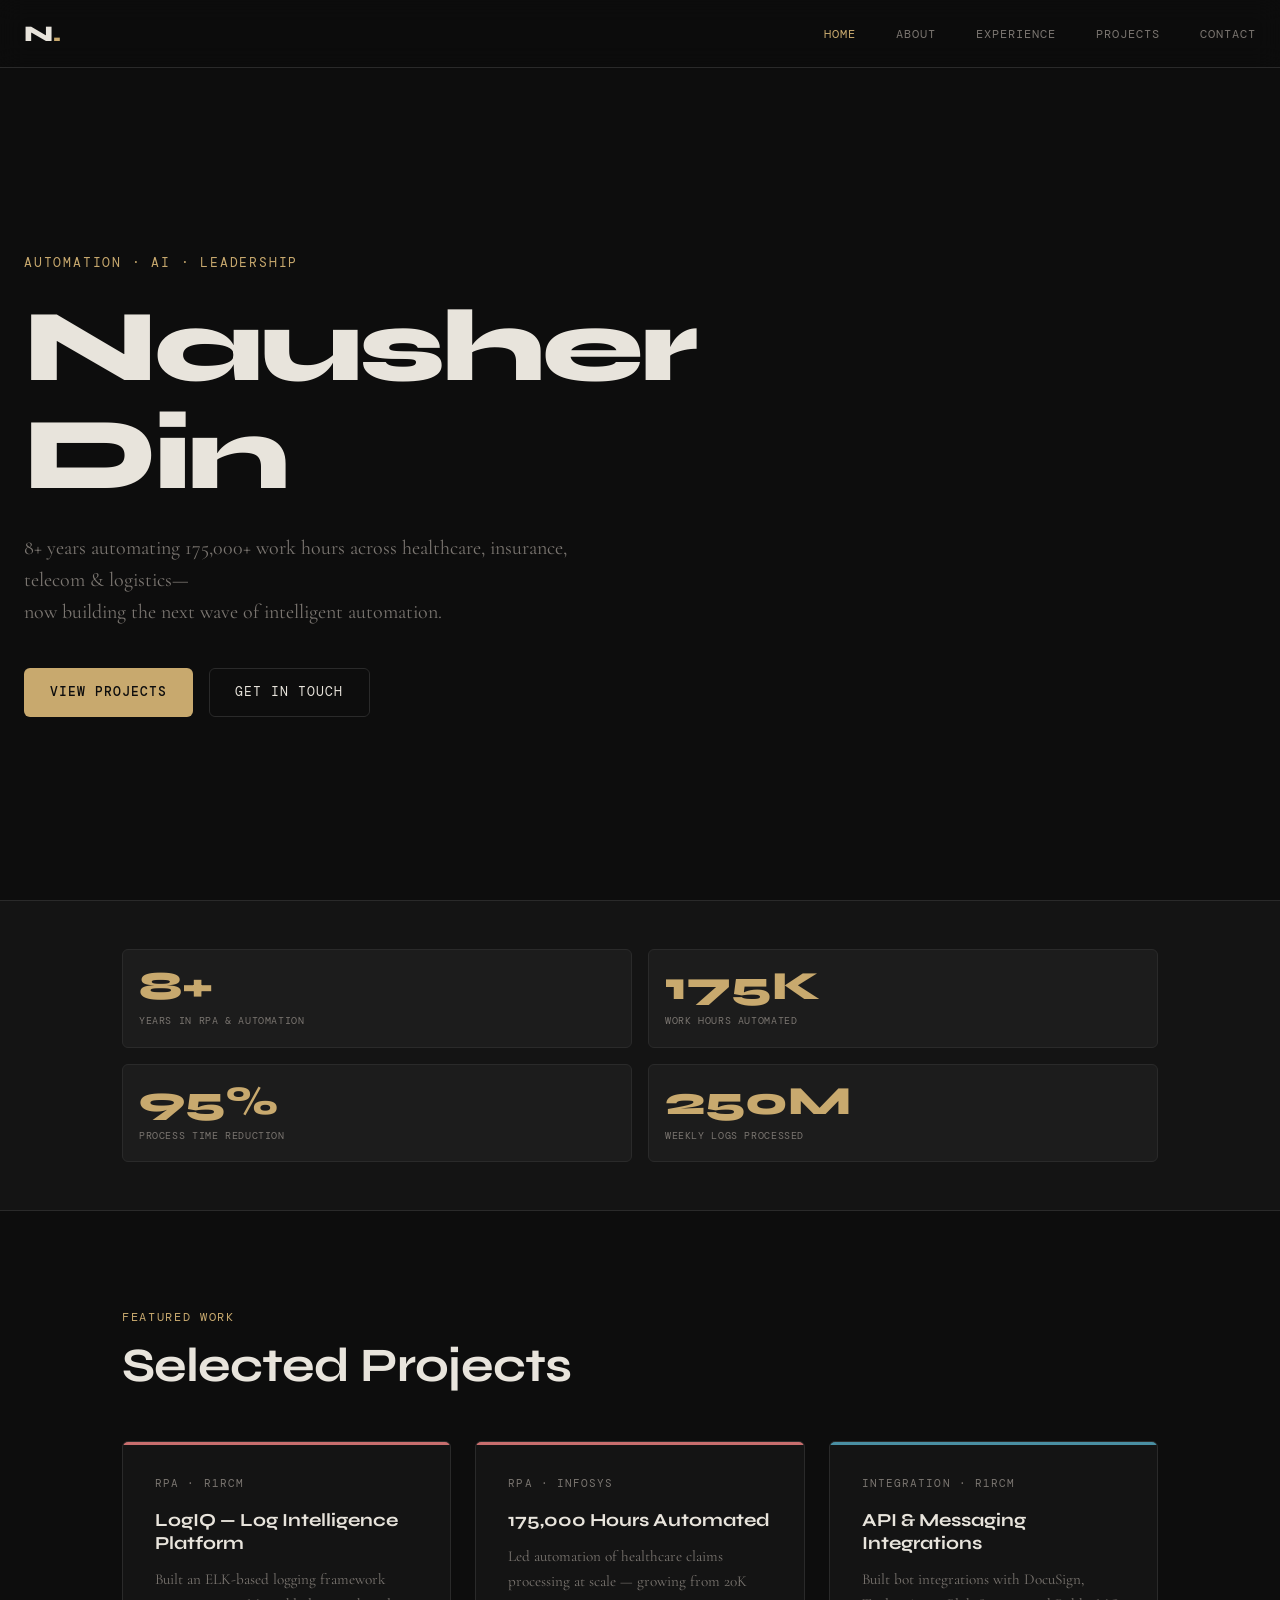
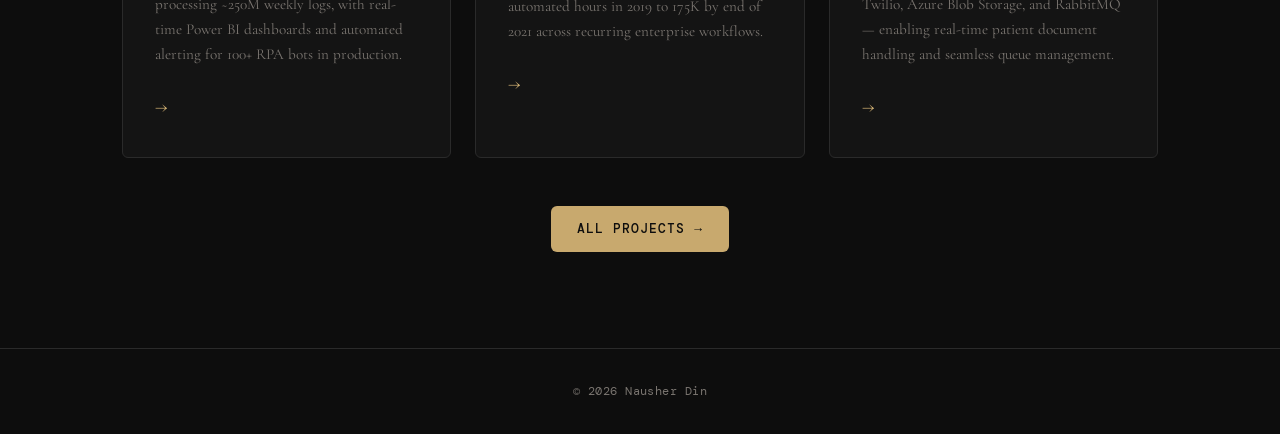
<file: index.html>
<!DOCTYPE html>

<html lang="en">
<head>
  <meta charset="UTF-8" />
  <meta name="viewport" content="width=device-width, initial-scale=1.0"/>
  <title>Nausher Din | Automation & AI Professional</title>
  <link rel="stylesheet" href="css/style.css" />
  <link rel="preconnect" href="https://fonts.googleapis.com">
  <link href="https://fonts.googleapis.com/css2?family=Cormorant+Garamond:wght@300;400;600&family=DM+Mono:wght@300;400&family=Syne:wght@400;700;800&display=swap" rel="stylesheet">
</head>
<body>

  <!-- NAV -->

  <nav class="nav">
    <a href="index.html" class="nav-logo">N<span>.</span></a>
    <ul class="nav-links">
      <li><a href="index.html" class="active">Home</a></li>
      <li><a href="about.html">About</a></li>
      <li><a href="experience.html">Experience</a></li>
      <li><a href="projects.html">Projects</a></li>
      <li><a href="contact.html">Contact</a></li>
    </ul>
    <button class="nav-toggle" aria-label="Toggle menu">&#9776;</button>
  </nav>

  <!-- HERO -->

  <section class="hero">
    <div class="hero-content">
      <p class="hero-eyebrow">Automation · AI · Leadership</p>
      <h1 class="hero-name">Nausher Din</h1>
      <p class="hero-tagline">8+ years automating 175,000+ work hours across healthcare, insurance, telecom &amp; logistics—<br>now building the next wave of intelligent automation.</p>
      <div class="hero-cta">
        <a href="projects.html" class="btn-primary">View Projects</a>
        <a href="contact.html" class="btn-ghost">Get in Touch</a>
      </div>
    </div>
  </section>

  <!-- SNAPSHOT -->

  <section class="snapshot">
    <div class="container">
      <div class="snapshot-grid">
        <div class="snap-card">
          <span class="snap-num">8+</span>
          <span class="snap-label">Years in RPA &amp; Automation</span>
        </div>
        <div class="snap-card">
          <span class="snap-num">175K</span>
          <span class="snap-label">Work Hours Automated</span>
        </div>
        <div class="snap-card">
          <span class="snap-num">95%</span>
          <span class="snap-label">Process Time Reduction</span>
        </div>
        <div class="snap-card">
          <span class="snap-num">250M</span>
          <span class="snap-label">Weekly Logs Processed</span>
        </div>
      </div>
    </div>
  </section>

  <!-- FEATURED -->

  <section class="featured">
    <div class="container">
      <p class="section-label">Featured Work</p>
      <h2 class="section-title">Selected Projects</h2>
      <div class="projects-grid">

    <a href="projects.html" class="project-card card-rpa">
      <div class="card-tag">RPA · R1RCM</div>
      <h3>LogIQ — Log Intelligence Platform</h3>
      <p>Built an ELK-based logging framework processing ~250M weekly logs, with real-time Power BI dashboards and automated alerting for 100+ RPA bots in production.</p>
      <span class="card-arrow">→</span>
    </a>

    <a href="projects.html" class="project-card card-rpa">
      <div class="card-tag">RPA · Infosys</div>
      <h3>175,000 Hours Automated</h3>
      <p>Led automation of healthcare claims processing at scale — growing from 20K automated hours in 2019 to 175K by end of 2021 across recurring enterprise workflows.</p>
      <span class="card-arrow">→</span>
    </a>

    <a href="projects.html" class="project-card card-ai">
      <div class="card-tag">Integration · R1RCM</div>
      <h3>API &amp; Messaging Integrations</h3>
      <p>Built bot integrations with DocuSign, Twilio, Azure Blob Storage, and RabbitMQ — enabling real-time patient document handling and seamless queue management.</p>
      <span class="card-arrow">→</span>
    </a>

  </div>
  <div class="featured-cta">
    <a href="projects.html" class="btn-primary">All Projects →</a>
  </div>
</div>

  </section>

  <!-- FOOTER -->

  <footer class="footer">
    <p>© 2026 Nausher Din</p>
  </footer>

  <script src="js/main.js"></script>

</body>
</html>
</file>
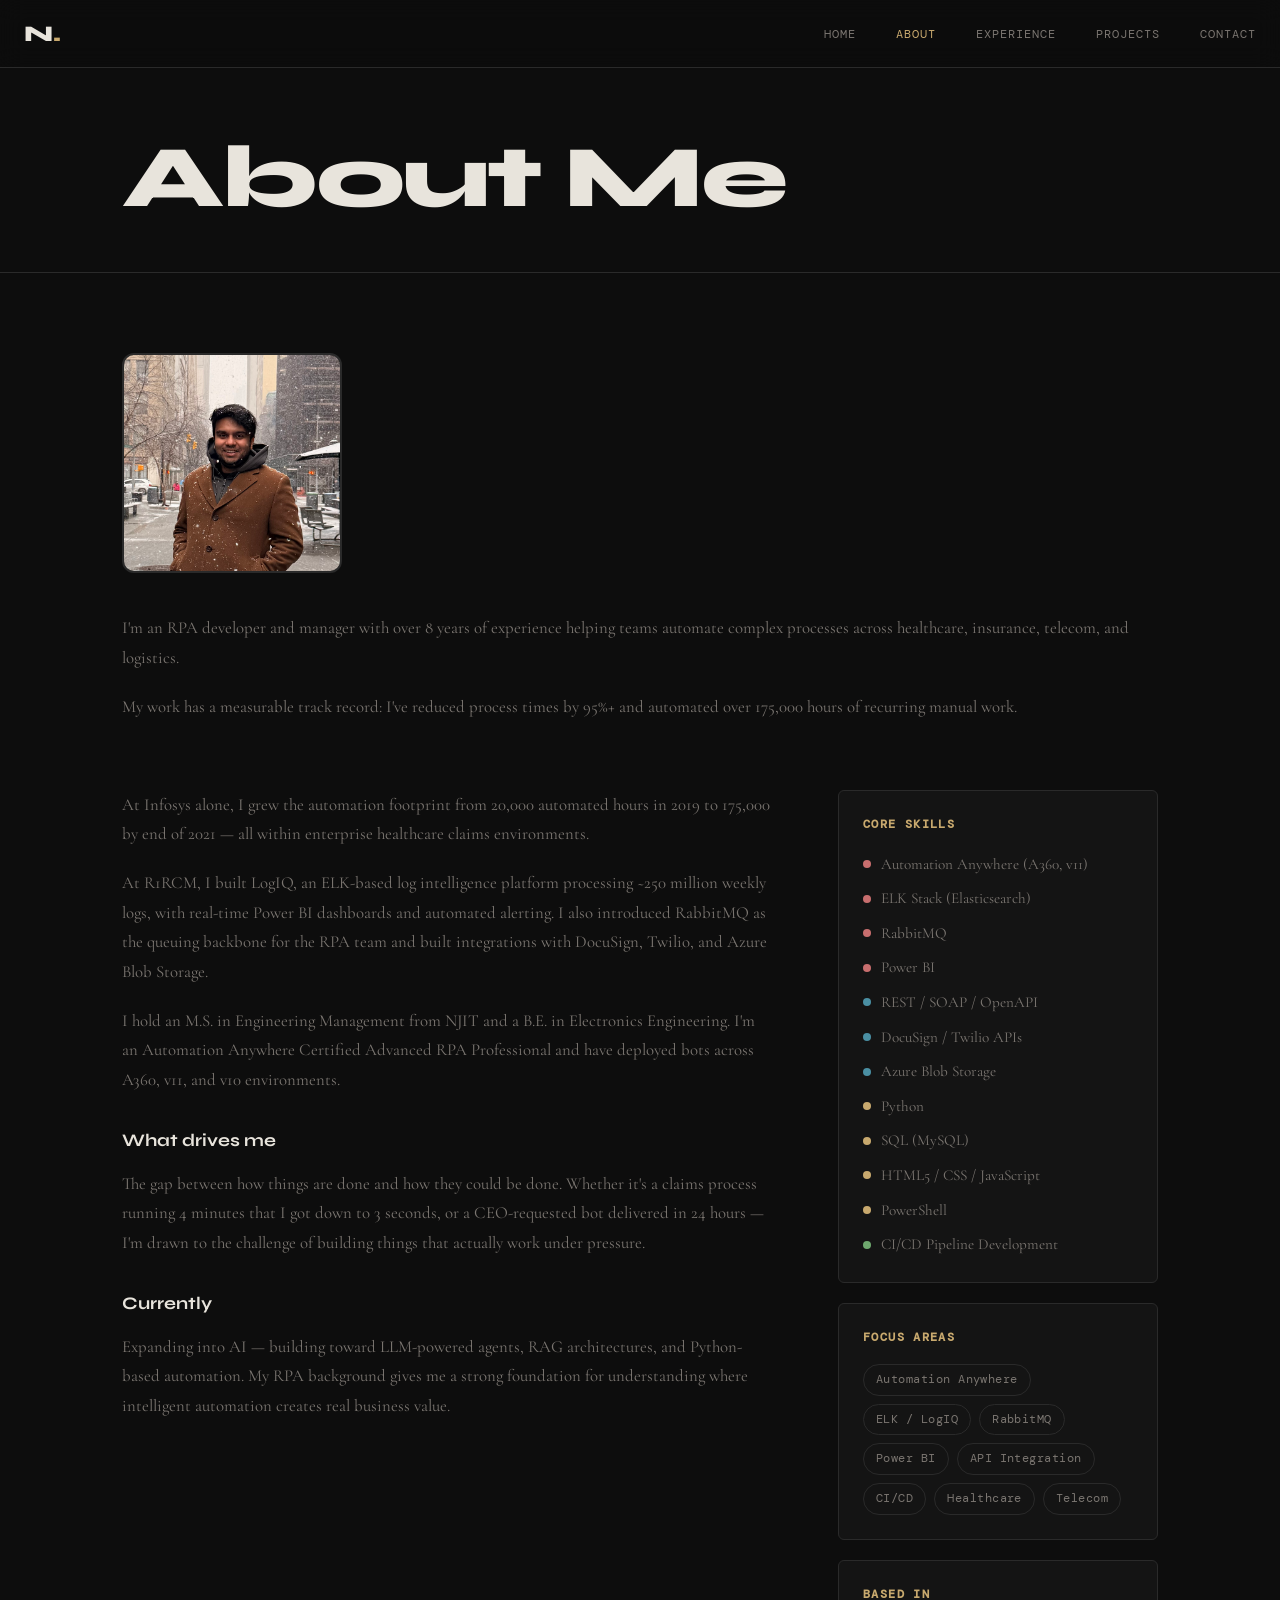
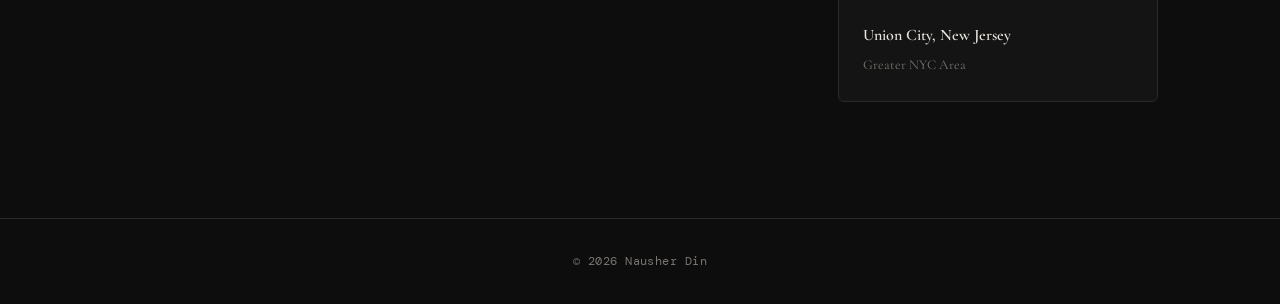
<file: about.html>
<!DOCTYPE html>

<html lang="en">
<head>
  <meta charset="UTF-8" />
  <meta name="viewport" content="width=device-width, initial-scale=1.0"/>
  <title>About | Nausherdin</title>
  <link rel="stylesheet" href="css/style.css" />
  <link rel="preconnect" href="https://fonts.googleapis.com">
  <link href="https://fonts.googleapis.com/css2?family=Cormorant+Garamond:wght@300;400;600&family=DM+Mono:wght@300;400&family=Syne:wght@400;700;800&display=swap" rel="stylesheet">
</head>
<body>

  <nav class="nav">
    <a href="index.html" class="nav-logo">N<span>.</span></a>
    <ul class="nav-links">
      <li><a href="index.html">Home</a></li>
      <li><a href="about.html" class="active">About</a></li>
      <li><a href="experience.html">Experience</a></li>
      <li><a href="projects.html">Projects</a></li>
      <li><a href="contact.html">Contact</a></li>
    </ul>
    <button class="nav-toggle" aria-label="Toggle menu">&#9776;</button>
  </nav>

  <section class="page-hero">
    <div class="container">
      <h1 class="page-title">About Me</h1>
    </div>
  </section>

  <section class="about-body">
    <div class="container">

  <div class="about-photo-row">
    <img src="nausher_profile.JPG" alt="Nausher Din" class="profile-photo" />
    <div class="about-intro">
      <p>I'm an RPA developer and manager with over 8 years of experience helping teams automate complex processes across healthcare, insurance, telecom, and logistics.</p>
      <p>My work has a measurable track record: I've reduced process times by 95%+ and automated over 175,000 hours of recurring manual work.</p>
    </div>
  </div>

  <div class="about-grid">

  <div class="about-main">
    <p>At Infosys alone, I grew the automation footprint from 20,000 automated hours in 2019 to 175,000 by end of 2021 — all within enterprise healthcare claims environments.</p>

    <p>At R1RCM, I built LogIQ, an ELK-based log intelligence platform processing ~250 million weekly logs, with real-time Power BI dashboards and automated alerting. I also introduced RabbitMQ as the queuing backbone for the RPA team and built integrations with DocuSign, Twilio, and Azure Blob Storage.</p>

    <p>I hold an M.S. in Engineering Management from NJIT and a B.E. in Electronics Engineering. I'm an Automation Anywhere Certified Advanced RPA Professional and have deployed bots across A360, v11, and v10 environments.</p>

    <h3 class="about-subhead">What drives me</h3>
    <p>The gap between how things are done and how they could be done. Whether it's a claims process running 4 minutes that I got down to 3 seconds, or a CEO-requested bot delivered in 24 hours — I'm drawn to the challenge of building things that actually work under pressure.</p>

    <h3 class="about-subhead">Currently</h3>
    <p>Expanding into AI — building toward LLM-powered agents, RAG architectures, and Python-based automation. My RPA background gives me a strong foundation for understanding where intelligent automation creates real business value.</p>
  </div>

  <div class="about-sidebar">
    <div class="sidebar-card">
      <h4>Core Skills</h4>
      <ul class="skill-list">
        <li><span class="skill-dot rpa"></span>Automation Anywhere (A360, v11)</li>
        <li><span class="skill-dot rpa"></span>ELK Stack (Elasticsearch)</li>
        <li><span class="skill-dot rpa"></span>RabbitMQ</li>
        <li><span class="skill-dot rpa"></span>Power BI</li>
        <li><span class="skill-dot ai"></span>REST / SOAP / OpenAPI</li>
        <li><span class="skill-dot ai"></span>DocuSign / Twilio APIs</li>
        <li><span class="skill-dot ai"></span>Azure Blob Storage</li>
        <li><span class="skill-dot py"></span>Python</li>
        <li><span class="skill-dot py"></span>SQL (MySQL)</li>
        <li><span class="skill-dot py"></span>HTML5 / CSS / JavaScript</li>
        <li><span class="skill-dot py"></span>PowerShell</li>
        <li><span class="skill-dot pm"></span>CI/CD Pipeline Development</li>
      </ul>
    </div>

    <div class="sidebar-card">
      <h4>Focus Areas</h4>
      <div class="focus-tags">
        <span>Automation Anywhere</span>
        <span>ELK / LogIQ</span>
        <span>RabbitMQ</span>
        <span>Power BI</span>
        <span>API Integration</span>
        <span>CI/CD</span>
        <span>Healthcare</span>
        <span>Telecom</span>
      </div>
    </div>

    <div class="sidebar-card">
      <h4>Based In</h4>
      <p class="location">Union City, New Jersey</p>
      <p class="location-sub">Greater NYC Area</p>
    </div>
  </div>

  </div><!-- end about-grid -->
</div><!-- end container -->

  </section>

  <footer class="footer">
    <p>© 2026 Nausher Din</p>
  </footer>

  <script src="js/main.js"></script>

</body>
</html>
</file>
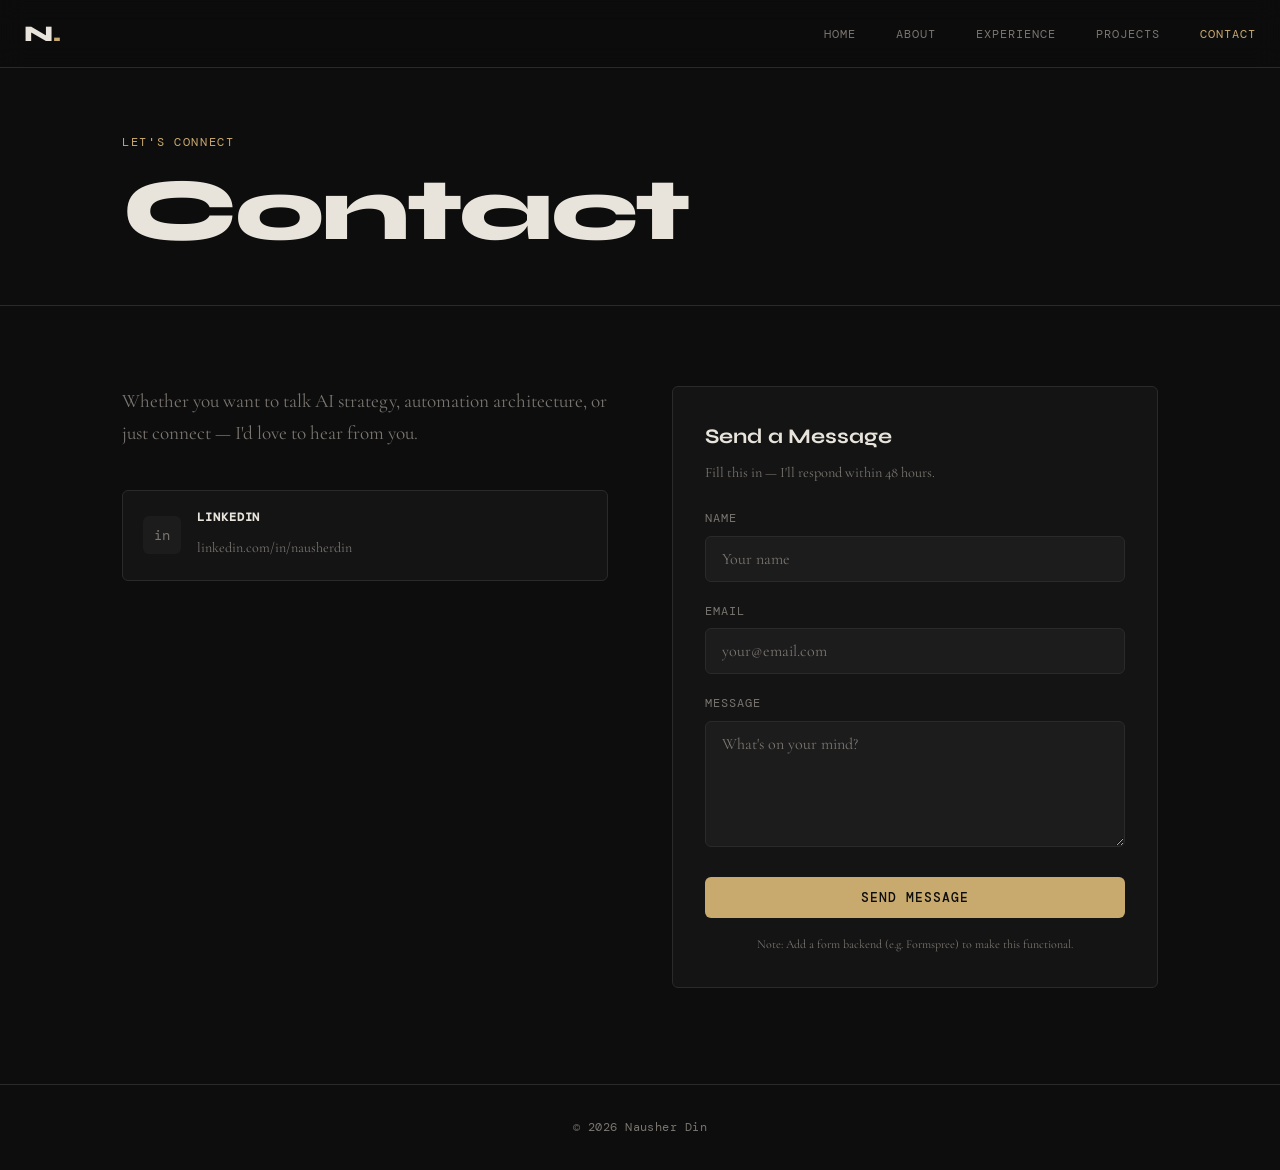
<file: contact.html>
<!DOCTYPE html>

<html lang="en">
<head>
  <meta charset="UTF-8" />
  <meta name="viewport" content="width=device-width, initial-scale=1.0"/>
  <title>Contact | Nausherdin</title>
  <link rel="stylesheet" href="css/style.css" />
  <link rel="preconnect" href="https://fonts.googleapis.com">
  <link href="https://fonts.googleapis.com/css2?family=Cormorant+Garamond:wght@300;400;600&family=DM+Mono:wght@300;400&family=Syne:wght@400;700;800&display=swap" rel="stylesheet">
</head>
<body>

  <nav class="nav">
    <a href="index.html" class="nav-logo">N<span>.</span></a>
    <ul class="nav-links">
      <li><a href="index.html">Home</a></li>
      <li><a href="about.html">About</a></li>
      <li><a href="experience.html">Experience</a></li>
      <li><a href="projects.html">Projects</a></li>
      <li><a href="contact.html" class="active">Contact</a></li>
    </ul>
    <button class="nav-toggle" aria-label="Toggle menu">&#9776;</button>
  </nav>

  <section class="page-hero">
    <div class="container">
      <p class="section-label">Let's Connect</p>
      <h1 class="page-title">Contact</h1>
    </div>
  </section>

  <section class="contact-body">
    <div class="container contact-grid">
  <div class="contact-left">
    <p class="contact-lead">Whether you want to talk AI strategy, automation architecture, or just connect — I'd love to hear from you.</p>
    <div class="contact-links">

      <a href="https://www.linkedin.com/in/nausherdin" target="_blank" class="contact-link">
        <span class="cl-icon">in</span>
        <div>
          <strong>LinkedIn</strong>
          <span>linkedin.com/in/nausherdin</span>
        </div>
      </a>

    </div>
  </div>

  <div class="contact-right">
    <div class="contact-card">
      <h3>Send a Message</h3>
      <p style="color:var(--text-muted); font-size:0.9rem; margin-bottom:1.5rem;">Fill this in — I'll respond within 48 hours.</p>
      <div class="form-group">
        <label>Name</label>
        <input type="text" placeholder="Your name" />
      </div>
      <div class="form-group">
        <label>Email</label>
        <input type="email" placeholder="your@email.com" />
      </div>
      <div class="form-group">
        <label>Message</label>
        <textarea rows="5" placeholder="What's on your mind?"></textarea>
      </div>
      <button class="btn-primary" style="width:100%; text-align:center; justify-content:center;">Send Message</button>
      <p style="font-size:0.75rem; color:var(--text-muted); margin-top:1rem; text-align:center;">
        Note: Add a form backend (e.g. Formspree) to make this functional.
      </p>
    </div>
  </div>

</div>

  </section>

  <footer class="footer">
    <p>© 2026 Nausher Din</p>
  </footer>

  <script src="js/main.js"></script>

</body>
</html>
</file>
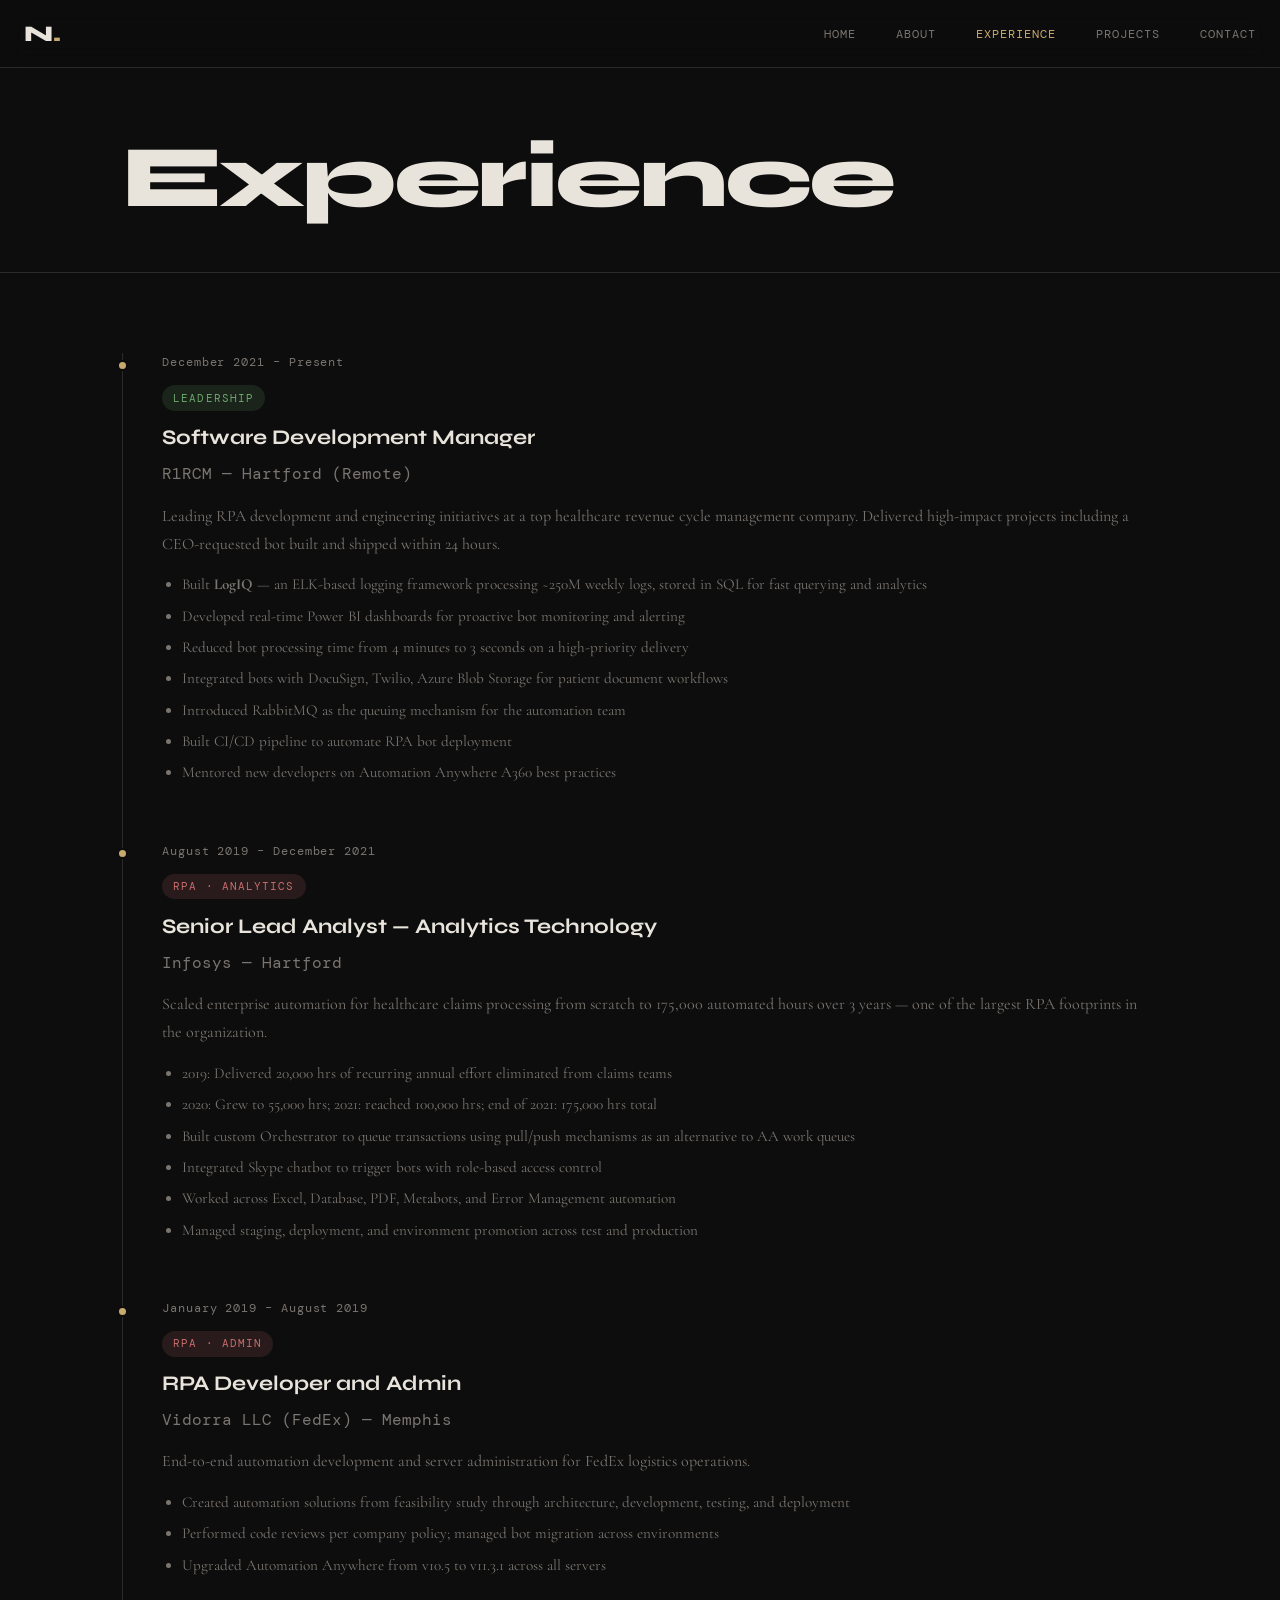
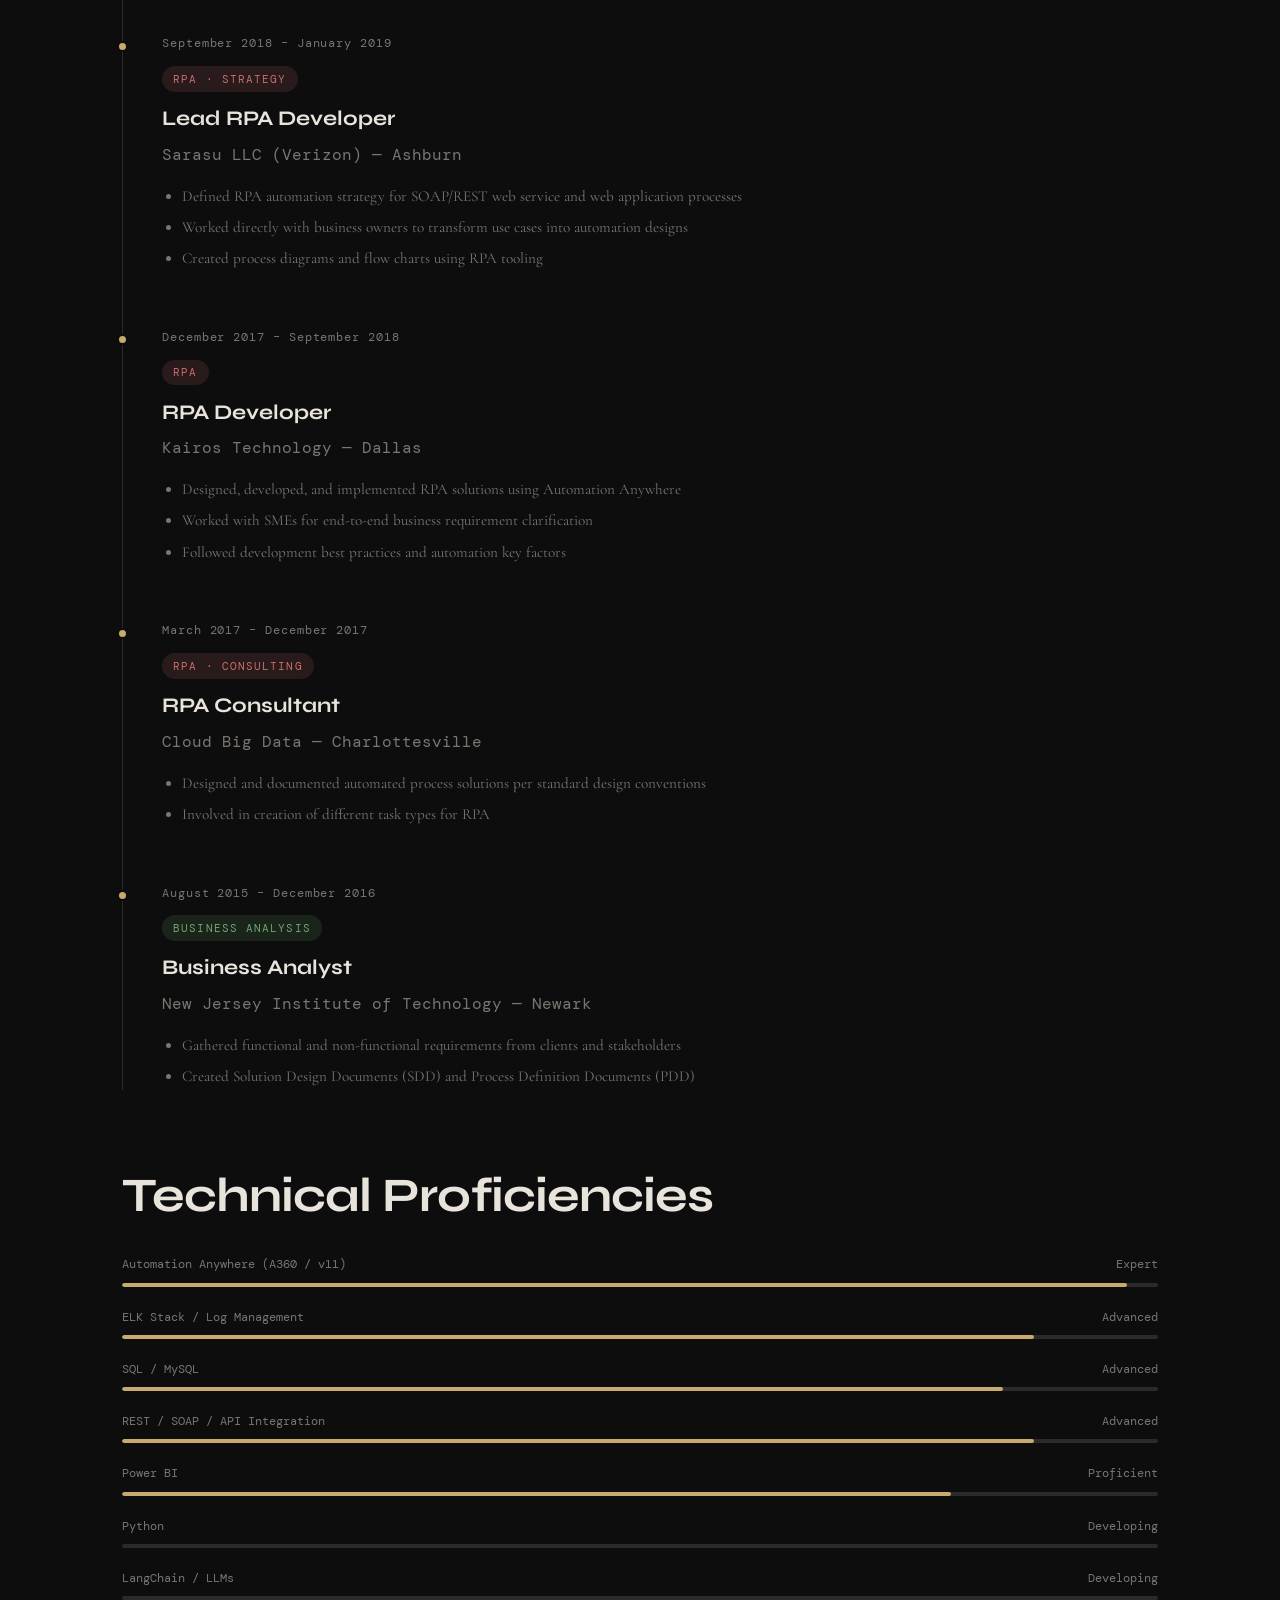
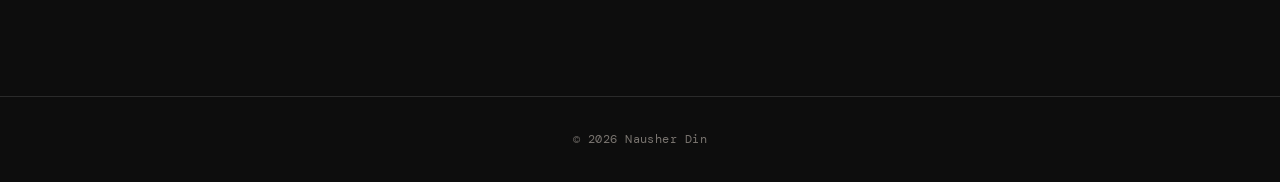
<file: experience.html>
<!DOCTYPE html>

<html lang="en">
<head>
  <meta charset="UTF-8" />
  <meta name="viewport" content="width=device-width, initial-scale=1.0"/>
  <title>Experience | Nausherdin</title>
  <link rel="stylesheet" href="css/style.css" />
  <link rel="preconnect" href="https://fonts.googleapis.com">
  <link href="https://fonts.googleapis.com/css2?family=Cormorant+Garamond:wght@300;400;600&family=DM+Mono:wght@300;400&family=Syne:wght@400;700;800&display=swap" rel="stylesheet">
</head>
<body>

  <nav class="nav">
    <a href="index.html" class="nav-logo">N<span>.</span></a>
    <ul class="nav-links">
      <li><a href="index.html">Home</a></li>
      <li><a href="about.html">About</a></li>
      <li><a href="experience.html" class="active">Experience</a></li>
      <li><a href="projects.html">Projects</a></li>
      <li><a href="contact.html">Contact</a></li>
    </ul>
    <button class="nav-toggle" aria-label="Toggle menu">&#9776;</button>
  </nav>

  <section class="page-hero">
    <div class="container">
      <h1 class="page-title">Experience</h1>
    </div>
  </section>

  <section class="experience-body">
    <div class="container">

  <div class="timeline">

    <div class="timeline-item">
      <div class="tl-marker"></div>
      <div class="tl-date">December 2021 – Present</div>
      <div class="tl-content">
        <div class="tl-tag pm">Leadership</div>
        <h3>Software Development Manager</h3>
        <p class="tl-company">R1RCM — Hartford (Remote)</p>
        <p>Leading RPA development and engineering initiatives at a top healthcare revenue cycle management company. Delivered high-impact projects including a CEO-requested bot built and shipped within 24 hours.</p>
        <ul>
          <li>Built <strong>LogIQ</strong> — an ELK-based logging framework processing ~250M weekly logs, stored in SQL for fast querying and analytics</li>
          <li>Developed real-time Power BI dashboards for proactive bot monitoring and alerting</li>
          <li>Reduced bot processing time from 4 minutes to 3 seconds on a high-priority delivery</li>
          <li>Integrated bots with DocuSign, Twilio, Azure Blob Storage for patient document workflows</li>
          <li>Introduced RabbitMQ as the queuing mechanism for the automation team</li>
          <li>Built CI/CD pipeline to automate RPA bot deployment</li>
          <li>Mentored new developers on Automation Anywhere A360 best practices</li>
        </ul>
      </div>
    </div>

    <div class="timeline-item">
      <div class="tl-marker"></div>
      <div class="tl-date">August 2019 – December 2021</div>
      <div class="tl-content">
        <div class="tl-tag rpa">RPA · Analytics</div>
        <h3>Senior Lead Analyst — Analytics Technology</h3>
        <p class="tl-company">Infosys — Hartford</p>
        <p>Scaled enterprise automation for healthcare claims processing from scratch to 175,000 automated hours over 3 years — one of the largest RPA footprints in the organization.</p>
        <ul>
          <li>2019: Delivered 20,000 hrs of recurring annual effort eliminated from claims teams</li>
          <li>2020: Grew to 55,000 hrs; 2021: reached 100,000 hrs; end of 2021: 175,000 hrs total</li>
          <li>Built custom Orchestrator to queue transactions using pull/push mechanisms as an alternative to AA work queues</li>
          <li>Integrated Skype chatbot to trigger bots with role-based access control</li>
          <li>Worked across Excel, Database, PDF, Metabots, and Error Management automation</li>
          <li>Managed staging, deployment, and environment promotion across test and production</li>
        </ul>
      </div>
    </div>

    <div class="timeline-item">
      <div class="tl-marker"></div>
      <div class="tl-date">January 2019 – August 2019</div>
      <div class="tl-content">
        <div class="tl-tag rpa">RPA · Admin</div>
        <h3>RPA Developer and Admin</h3>
        <p class="tl-company">Vidorra LLC (FedEx) — Memphis</p>
        <p>End-to-end automation development and server administration for FedEx logistics operations.</p>
        <ul>
          <li>Created automation solutions from feasibility study through architecture, development, testing, and deployment</li>
          <li>Performed code reviews per company policy; managed bot migration across environments</li>
          <li>Upgraded Automation Anywhere from v10.5 to v11.3.1 across all servers</li>
        </ul>
      </div>
    </div>

    <div class="timeline-item">
      <div class="tl-marker"></div>
      <div class="tl-date">September 2018 – January 2019</div>
      <div class="tl-content">
        <div class="tl-tag rpa">RPA · Strategy</div>
        <h3>Lead RPA Developer</h3>
        <p class="tl-company">Sarasu LLC (Verizon) — Ashburn</p>
        <ul>
          <li>Defined RPA automation strategy for SOAP/REST web service and web application processes</li>
          <li>Worked directly with business owners to transform use cases into automation designs</li>
          <li>Created process diagrams and flow charts using RPA tooling</li>
        </ul>
      </div>
    </div>

    <div class="timeline-item">
      <div class="tl-marker"></div>
      <div class="tl-date">December 2017 – September 2018</div>
      <div class="tl-content">
        <div class="tl-tag rpa">RPA</div>
        <h3>RPA Developer</h3>
        <p class="tl-company">Kairos Technology — Dallas</p>
        <ul>
          <li>Designed, developed, and implemented RPA solutions using Automation Anywhere</li>
          <li>Worked with SMEs for end-to-end business requirement clarification</li>
          <li>Followed development best practices and automation key factors</li>
        </ul>
      </div>
    </div>

    <div class="timeline-item">
      <div class="tl-marker"></div>
      <div class="tl-date">March 2017 – December 2017</div>
      <div class="tl-content">
        <div class="tl-tag rpa">RPA · Consulting</div>
        <h3>RPA Consultant</h3>
        <p class="tl-company">Cloud Big Data — Charlottesville</p>
        <ul>
          <li>Designed and documented automated process solutions per standard design conventions</li>
          <li>Involved in creation of different task types for RPA</li>
        </ul>
      </div>
    </div>

    <div class="timeline-item">
      <div class="tl-marker"></div>
      <div class="tl-date">August 2015 – December 2016</div>
      <div class="tl-content">
        <div class="tl-tag pm">Business Analysis</div>
        <h3>Business Analyst</h3>
        <p class="tl-company">New Jersey Institute of Technology — Newark</p>
        <ul>
          <li>Gathered functional and non-functional requirements from clients and stakeholders</li>
          <li>Created Solution Design Documents (SDD) and Process Definition Documents (PDD)</li>
        </ul>
      </div>
    </div>

  </div>

  <!-- Skills Bar -->
  <div class="skills-section">
    <h2 class="section-title" style="margin-bottom:2rem">Technical Proficiencies</h2>
    <div class="skills-bars">
      <div class="skill-bar-item">
        <div class="sb-label"><span>Automation Anywhere (A360 / v11)</span><span>Expert</span></div>
        <div class="sb-track"><div class="sb-fill" style="width:97%"></div></div>
      </div>
      <div class="skill-bar-item">
        <div class="sb-label"><span>ELK Stack / Log Management</span><span>Advanced</span></div>
        <div class="sb-track"><div class="sb-fill" style="width:88%"></div></div>
      </div>
      <div class="skill-bar-item">
        <div class="sb-label"><span>SQL / MySQL</span><span>Advanced</span></div>
        <div class="sb-track"><div class="sb-fill" style="width:85%"></div></div>
      </div>
      <div class="skill-bar-item">
        <div class="sb-label"><span>REST / SOAP / API Integration</span><span>Advanced</span></div>
        <div class="sb-track"><div class="sb-fill" style="width:88%"></div></div>
      </div>
      <div class="skill-bar-item">
        <div class="sb-label"><span>Power BI</span><span>Proficient</span></div>
        <div class="sb-track"><div class="sb-fill" style="width:80%"></div></div>
      </div>
      <div class="skill-bar-item">
        <div class="sb-label"><span>Python</span><span>Developing</span></div>
        <div class="sb-track"><div class="sb-fill ai-fill" style="width:45%"></div></div>
      </div>
      <div class="skill-bar-item">
        <div class="sb-label"><span>LangChain / LLMs</span><span>Developing</span></div>
        <div class="sb-track"><div class="sb-fill ai-fill" style="width:35%"></div></div>
      </div>
    </div>
  </div>

</div>

  </section>

  <footer class="footer">
    <p>© 2026 Nausher Din</p>
  </footer>

  <script src="js/main.js"></script>

</body>
</html>
</file>
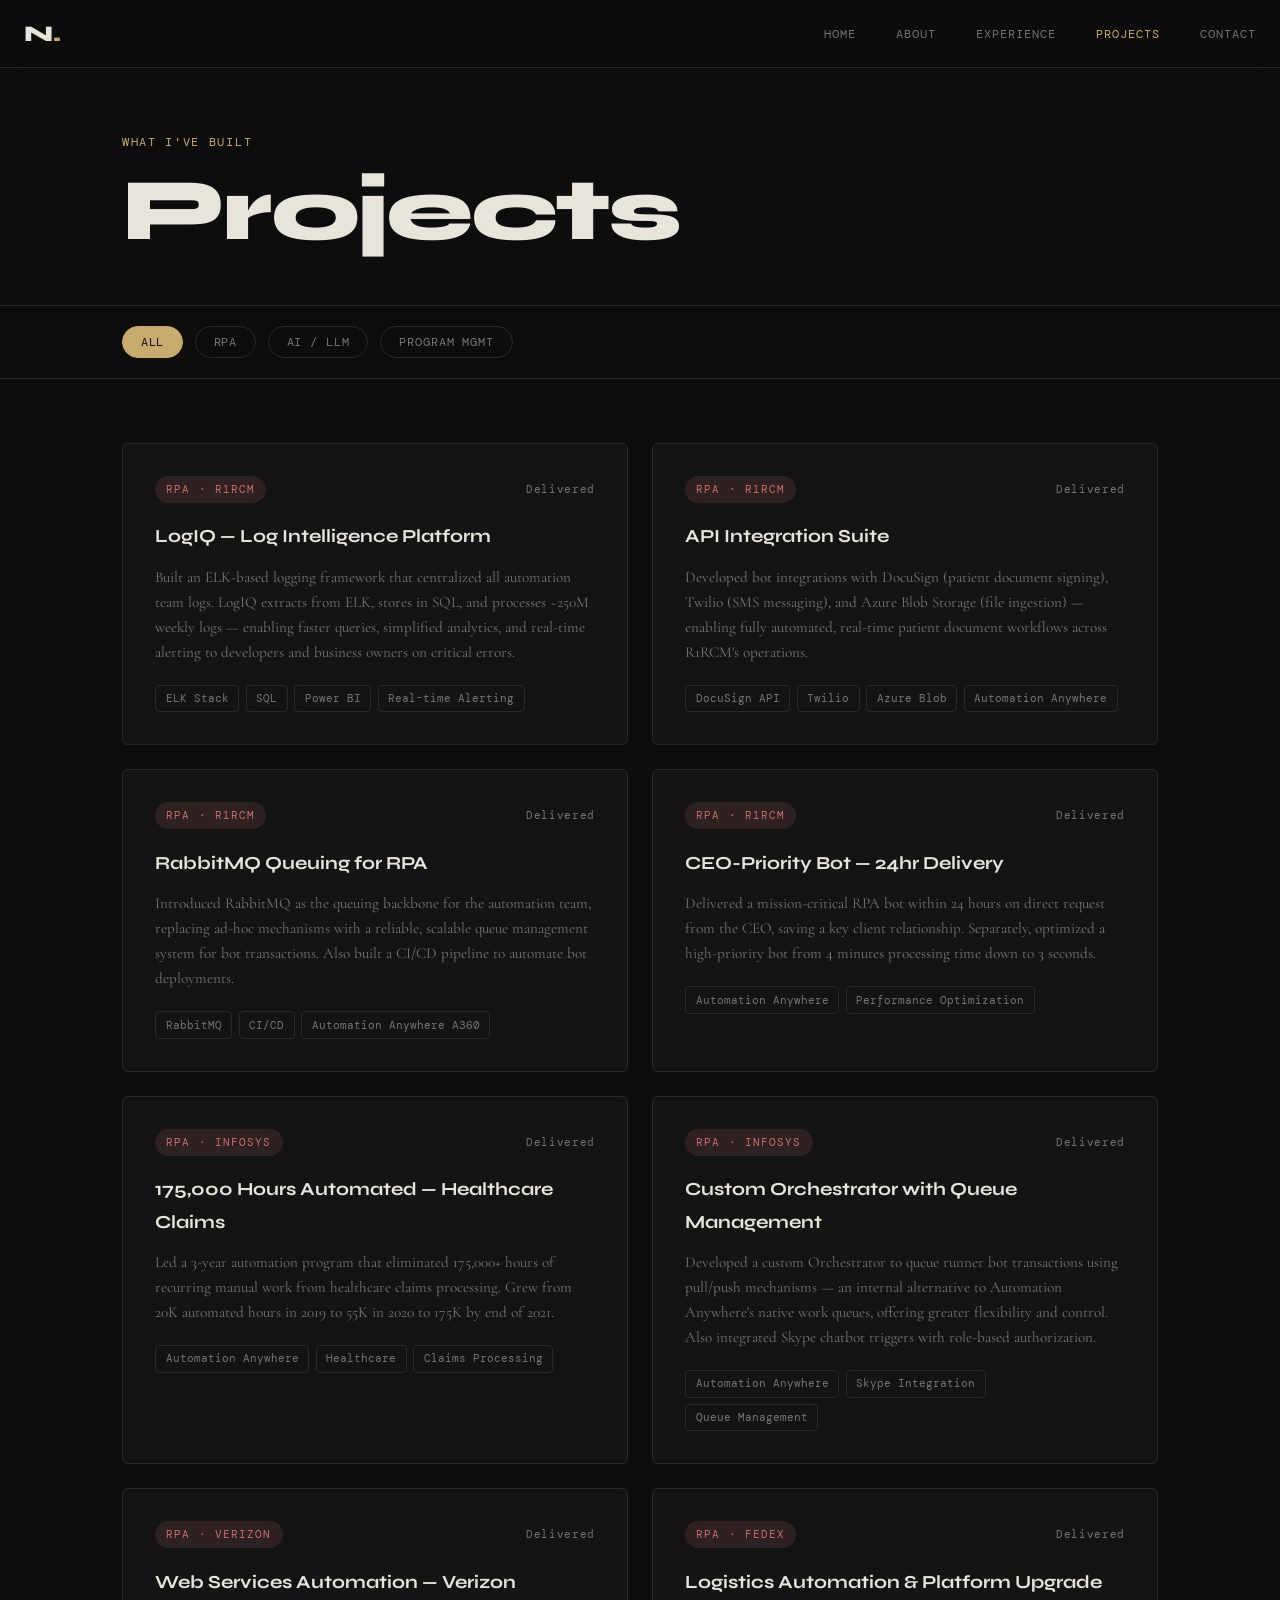
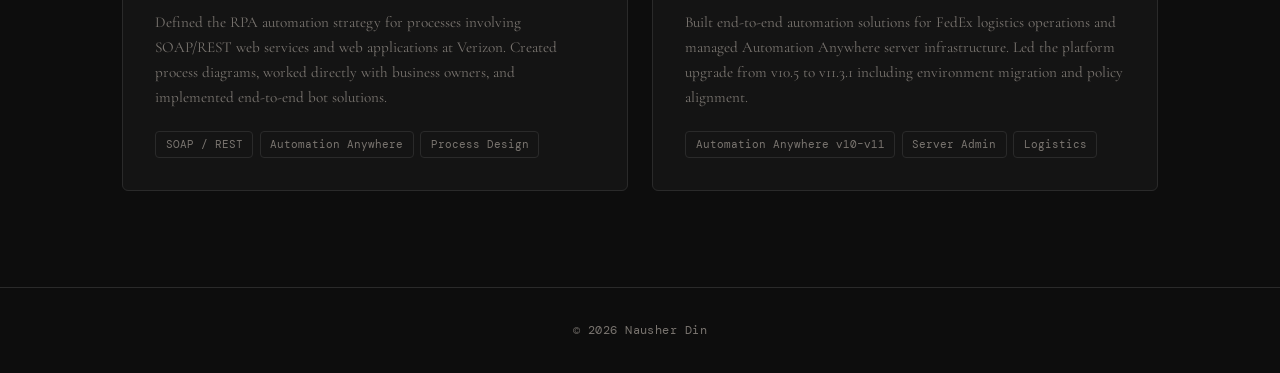
<file: projects.html>
<!DOCTYPE html>

<html lang="en">
<head>
  <meta charset="UTF-8" />
  <meta name="viewport" content="width=device-width, initial-scale=1.0"/>
  <title>Projects | Nausherdin</title>
  <link rel="stylesheet" href="css/style.css" />
  <link rel="preconnect" href="https://fonts.googleapis.com">
  <link href="https://fonts.googleapis.com/css2?family=Cormorant+Garamond:wght@300;400;600&family=DM+Mono:wght@300;400&family=Syne:wght@400;700;800&display=swap" rel="stylesheet">
</head>
<body>

  <nav class="nav">
    <a href="index.html" class="nav-logo">N<span>.</span></a>
    <ul class="nav-links">
      <li><a href="index.html">Home</a></li>
      <li><a href="about.html">About</a></li>
      <li><a href="experience.html">Experience</a></li>
      <li><a href="projects.html" class="active">Projects</a></li>
      <li><a href="contact.html">Contact</a></li>
    </ul>
    <button class="nav-toggle" aria-label="Toggle menu">&#9776;</button>
  </nav>

  <section class="page-hero">
    <div class="container">
      <p class="section-label">What I've Built</p>
      <h1 class="page-title">Projects</h1>
    </div>
  </section>

  <!-- Filter -->

  <div class="filter-bar">
    <div class="container">
      <button class="filter-btn active" data-filter="all">All</button>
      <button class="filter-btn" data-filter="rpa">RPA</button>
      <button class="filter-btn" data-filter="ai">AI / LLM</button>
      <button class="filter-btn" data-filter="pm">Program Mgmt</button>
    </div>
  </div>

  <section class="projects-body">
    <div class="container">
      <div class="projects-full-grid">

    <!-- R1RCM Projects -->
    <div class="pf-card" data-category="rpa">
      <div class="pf-header rpa-header">
        <div class="pf-tag">RPA · R1RCM</div>
        <div class="pf-status">Delivered</div>
      </div>
      <h3>LogIQ — Log Intelligence Platform</h3>
      <p>Built an ELK-based logging framework that centralized all automation team logs. LogIQ extracts from ELK, stores in SQL, and processes ~250M weekly logs — enabling faster queries, simplified analytics, and real-time alerting to developers and business owners on critical errors.</p>
      <div class="pf-tech">
        <span>ELK Stack</span><span>SQL</span><span>Power BI</span><span>Real-time Alerting</span>
      </div>
    </div>

    <div class="pf-card" data-category="rpa">
      <div class="pf-header rpa-header">
        <div class="pf-tag">RPA · R1RCM</div>
        <div class="pf-status">Delivered</div>
      </div>
      <h3>API Integration Suite</h3>
      <p>Developed bot integrations with DocuSign (patient document signing), Twilio (SMS messaging), and Azure Blob Storage (file ingestion) — enabling fully automated, real-time patient document workflows across R1RCM's operations.</p>
      <div class="pf-tech">
        <span>DocuSign API</span><span>Twilio</span><span>Azure Blob</span><span>Automation Anywhere</span>
      </div>
    </div>

    <div class="pf-card" data-category="rpa">
      <div class="pf-header rpa-header">
        <div class="pf-tag">RPA · R1RCM</div>
        <div class="pf-status">Delivered</div>
      </div>
      <h3>RabbitMQ Queuing for RPA</h3>
      <p>Introduced RabbitMQ as the queuing backbone for the automation team, replacing ad-hoc mechanisms with a reliable, scalable queue management system for bot transactions. Also built a CI/CD pipeline to automate bot deployments.</p>
      <div class="pf-tech">
        <span>RabbitMQ</span><span>CI/CD</span><span>Automation Anywhere A360</span>
      </div>
    </div>

    <div class="pf-card" data-category="rpa">
      <div class="pf-header rpa-header">
        <div class="pf-tag">RPA · R1RCM</div>
        <div class="pf-status">Delivered</div>
      </div>
      <h3>CEO-Priority Bot — 24hr Delivery</h3>
      <p>Delivered a mission-critical RPA bot within 24 hours on direct request from the CEO, saving a key client relationship. Separately, optimized a high-priority bot from 4 minutes processing time down to 3 seconds.</p>
      <div class="pf-tech">
        <span>Automation Anywhere</span><span>Performance Optimization</span>
      </div>
    </div>

    <!-- Infosys Projects -->
    <div class="pf-card" data-category="rpa">
      <div class="pf-header rpa-header">
        <div class="pf-tag">RPA · Infosys</div>
        <div class="pf-status">Delivered</div>
      </div>
      <h3>175,000 Hours Automated — Healthcare Claims</h3>
      <p>Led a 3-year automation program that eliminated 175,000+ hours of recurring manual work from healthcare claims processing. Grew from 20K automated hours in 2019 to 55K in 2020 to 175K by end of 2021.</p>
      <div class="pf-tech">
        <span>Automation Anywhere</span><span>Healthcare</span><span>Claims Processing</span>
      </div>
    </div>

    <div class="pf-card" data-category="rpa">
      <div class="pf-header rpa-header">
        <div class="pf-tag">RPA · Infosys</div>
        <div class="pf-status">Delivered</div>
      </div>
      <h3>Custom Orchestrator with Queue Management</h3>
      <p>Developed a custom Orchestrator to queue runner bot transactions using pull/push mechanisms — an internal alternative to Automation Anywhere's native work queues, offering greater flexibility and control. Also integrated Skype chatbot triggers with role-based authorization.</p>
      <div class="pf-tech">
        <span>Automation Anywhere</span><span>Skype Integration</span><span>Queue Management</span>
      </div>
    </div>

    <!-- Earlier work -->
    <div class="pf-card" data-category="rpa">
      <div class="pf-header rpa-header">
        <div class="pf-tag">RPA · Verizon</div>
        <div class="pf-status">Delivered</div>
      </div>
      <h3>Web Services Automation — Verizon</h3>
      <p>Defined the RPA automation strategy for processes involving SOAP/REST web services and web applications at Verizon. Created process diagrams, worked directly with business owners, and implemented end-to-end bot solutions.</p>
      <div class="pf-tech">
        <span>SOAP / REST</span><span>Automation Anywhere</span><span>Process Design</span>
      </div>
    </div>

    <div class="pf-card" data-category="rpa">
      <div class="pf-header rpa-header">
        <div class="pf-tag">RPA · FedEx</div>
        <div class="pf-status">Delivered</div>
      </div>
      <h3>Logistics Automation &amp; Platform Upgrade</h3>
      <p>Built end-to-end automation solutions for FedEx logistics operations and managed Automation Anywhere server infrastructure. Led the platform upgrade from v10.5 to v11.3.1 including environment migration and policy alignment.</p>
      <div class="pf-tech">
        <span>Automation Anywhere v10–v11</span><span>Server Admin</span><span>Logistics</span>
      </div>
    </div>

  </div>
</div>

  </section>

  <footer class="footer">
    <p>© 2026 Nausher Din</p>
  </footer>

  <script src="js/main.js"></script>

</body>
</html>
</file>
<file: css/style.css>
/* =============================================
   NAUSHERDIN.COM — Portfolio Stylesheet
   Aesthetic: Editorial Dark / Refined Minimal
   Fonts: Syne (display) + Cormorant Garamond (body) + DM Mono (accents)
   ============================================= */

:root {
  --bg:        #0d0d0d;
  --bg2:       #141414;
  --bg3:       #1c1c1c;
  --border:    #2a2a2a;
  --text:      #e8e4dc;
  --text-muted:#7a7570;
  --accent:    #c8a96e;       /* warm gold */
  --accent2:   #4a8fa3;       /* steel blue — AI */
  --rpa:       #c86e6e;       /* warm red — RPA */
  --pm:        #6ea86e;       /* sage green — PM */
  --radius:    6px;
  --nav-h:     68px;
}

*, *::before, *::after { box-sizing: border-box; margin: 0; padding: 0; }

html {
  overflow-x: hidden;
  scroll-behavior: smooth;
}

body {
  overflow-x: hidden;
  position: relative;
  width: 100%;
  max-width: 100vw;
  background: var(--bg);
  color: var(--text);
  font-family: 'Cormorant Garamond', Georgia, serif;
  font-size: 1.1rem;
  line-height: 1.75;
  -webkit-font-smoothing: antialiased;
}

a { color: inherit; text-decoration: none; }
ul { list-style: none; }

.container {
  max-width: 1100px;
  margin: 0 auto;
  padding: 0 2rem;
}

/* ======================== NAV ======================== */
.nav {
  position: fixed;
  top: 0; left: 0; right: 0;
  z-index: 100;
  height: var(--nav-h);
  display: flex;
  align-items: center;
  justify-content: space-between;
  padding: 0 1.5rem;
  background: rgba(13,13,13,0.92);
  backdrop-filter: blur(12px);
  border-bottom: 1px solid var(--border);
  box-sizing: border-box;
  width: 100%;
}

.nav-logo {
  font-family: 'Syne', sans-serif;
  font-weight: 800;
  font-size: 1.4rem;
  letter-spacing: -0.02em;
  color: var(--text);
}

.nav-logo span { color: var(--accent); }

.nav-links {
  display: flex;
  gap: 2.5rem;
}

.nav-links a {
  font-family: 'DM Mono', monospace;
  font-size: 0.78rem;
  letter-spacing: 0.08em;
  text-transform: uppercase;
  color: var(--text-muted);
  transition: color 0.2s;
}

.nav-links a:hover,
.nav-links a.active {
  color: var(--accent);
}

.nav-toggle {
  display: none;
  background: none;
  border: none;
  color: var(--text);
  font-size: 1.4rem;
  cursor: pointer;
}

/* ======================== HERO ======================== */
.hero {
  min-height: 100vh;
  display: flex;
  flex-direction: column;
  justify-content: center;
  align-items: flex-start;
  padding: 0 1.5rem;
  padding-top: var(--nav-h);
  position: relative;
  overflow: hidden;
  width: 100%;
  box-sizing: border-box;
}

.hero-bg-text {
  position: absolute;
  right: -0.1em;
  top: 50%;
  transform: translateY(-50%);
  font-family: 'Syne', sans-serif;
  font-weight: 800;
  font-size: clamp(12rem, 22vw, 22rem);
  color: transparent;
  -webkit-text-stroke: 1px var(--border);
  line-height: 1;
  pointer-events: none;
  user-select: none;
  animation: fadeIn 1.4s ease forwards;
  max-width: 100vw;
  overflow: hidden;
}

.hero-content {
  max-width: 780px;
  animation: slideUp 0.9s ease forwards;
}

.hero-eyebrow {
  font-family: 'DM Mono', monospace;
  font-size: 0.8rem;
  letter-spacing: 0.14em;
  text-transform: uppercase;
  color: var(--accent);
  margin-bottom: 1.2rem;
}

.hero-name {
  font-family: 'Syne', sans-serif;
  font-weight: 800;
  font-size: clamp(2rem, 8vw, 7.5rem);
  letter-spacing: -0.03em;
  line-height: 1.05;
  color: var(--text);
  margin-bottom: 1.5rem;
}

.hero-tagline {
  font-size: 1.25rem;
  color: var(--text-muted);
  margin-bottom: 2.5rem;
  max-width: 560px;
  line-height: 1.6;
}

.hero-cta {
  display: flex;
  gap: 1rem;
  flex-wrap: wrap;
}

.hero-scroll-hint {
  position: absolute;
  bottom: 2.5rem;
  left: 50%;
  transform: translateX(-50%);
  font-family: 'DM Mono', monospace;
  font-size: 0.7rem;
  letter-spacing: 0.2em;
  text-transform: uppercase;
  color: var(--text-muted);
  animation: bounce 2s infinite;
}

/* ======================== BUTTONS ======================== */
.btn-primary {
  display: inline-flex;
  align-items: center;
  gap: 0.4rem;
  background: var(--accent);
  color: var(--bg);
  font-family: 'DM Mono', monospace;
  font-size: 0.8rem;
  letter-spacing: 0.08em;
  text-transform: uppercase;
  padding: 0.75rem 1.6rem;
  border-radius: var(--radius);
  font-weight: 500;
  transition: opacity 0.2s, transform 0.2s;
  border: none;
  cursor: pointer;
}

.btn-primary:hover { opacity: 0.88; transform: translateY(-1px); }

.btn-ghost {
  display: inline-flex;
  align-items: center;
  gap: 0.4rem;
  background: transparent;
  color: var(--text);
  font-family: 'DM Mono', monospace;
  font-size: 0.8rem;
  letter-spacing: 0.08em;
  text-transform: uppercase;
  padding: 0.75rem 1.6rem;
  border-radius: var(--radius);
  border: 1px solid var(--border);
  transition: border-color 0.2s, color 0.2s;
  cursor: pointer;
}

.btn-ghost:hover { border-color: var(--text-muted); color: var(--accent); }

/* ======================== SNAPSHOT ======================== */
.snapshot {
  background: var(--bg2);
  border-top: 1px solid var(--border);
  border-bottom: 1px solid var(--border);
  padding: 3rem 1.5rem;
  overflow: hidden;
}

.snapshot-grid {
  width: 100%;
  display: grid;
  grid-template-columns: repeat(2, 1fr);
  gap: 1rem;
}

.snap-card {
  display: flex;
  flex-direction: column;
  gap: 0.4rem;
  padding: 1rem;
  border: 1px solid var(--border);
  border-radius: var(--radius);
  background: var(--bg3);
  transition: border-color 0.2s;
  overflow: hidden;
  min-width: 0;
}

.snap-card:hover { border-color: var(--accent); }

.snap-num {
  font-family: 'Syne', sans-serif;
  font-weight: 800;
  font-size: clamp(1.6rem, 6vw, 2.5rem);
  color: var(--accent);
  line-height: 1;
}

.snap-label {
  font-family: 'DM Mono', monospace;
  font-size: 0.65rem;
  letter-spacing: 0.06em;
  color: var(--text-muted);
  text-transform: uppercase;
}

/* ======================== SECTION LABELS ======================== */
.section-label {
  font-family: 'DM Mono', monospace;
  font-size: 0.75rem;
  letter-spacing: 0.14em;
  text-transform: uppercase;
  color: var(--accent);
  margin-bottom: 0.75rem;
}

.section-title {
  font-family: 'Syne', sans-serif;
  font-weight: 700;
  font-size: clamp(2rem, 4vw, 3rem);
  letter-spacing: -0.02em;
  margin-bottom: 3rem;
  line-height: 1.1;
}

/* ======================== FEATURED ======================== */
.featured {
  padding: 6rem 0;
}

.projects-grid {
  display: grid;
  grid-template-columns: repeat(3, 1fr);
  gap: 1.5rem;
}

.project-card {
  display: block;
  padding: 2rem;
  border: 1px solid var(--border);
  border-radius: var(--radius);
  background: var(--bg2);
  transition: border-color 0.25s, transform 0.25s;
  position: relative;
  overflow: hidden;
}

.project-card::before {
  content: '';
  position: absolute;
  top: 0; left: 0; right: 0;
  height: 3px;
  border-radius: var(--radius) var(--radius) 0 0;
  transition: opacity 0.2s;
}

.card-rpa::before { background: var(--rpa); }
.card-ai::before  { background: var(--accent2); }
.card-pm::before  { background: var(--pm); }

.project-card:hover {
  border-color: var(--text-muted);
  transform: translateY(-3px);
}

.card-tag {
  font-family: 'DM Mono', monospace;
  font-size: 0.68rem;
  letter-spacing: 0.1em;
  text-transform: uppercase;
  color: var(--text-muted);
  margin-bottom: 1rem;
}

.project-card h3 {
  font-family: 'Syne', sans-serif;
  font-weight: 700;
  font-size: 1.15rem;
  margin-bottom: 0.75rem;
  line-height: 1.25;
}

.project-card p {
  font-size: 0.95rem;
  color: var(--text-muted);
  line-height: 1.65;
  margin-bottom: 1.5rem;
}

.card-arrow {
  font-size: 1.2rem;
  color: var(--accent);
  display: block;
  transition: transform 0.2s;
}

.project-card:hover .card-arrow { transform: translateX(4px); }

.featured-cta {
  margin-top: 3rem;
  text-align: center;
}

/* ======================== PAGE HERO ======================== */
.page-hero {
  padding: calc(var(--nav-h) + 4rem) 0 3rem;
  border-bottom: 1px solid var(--border);
}

.page-title {
  font-family: 'Syne', sans-serif;
  font-weight: 800;
  font-size: clamp(2.5rem, 8vw, 5.5rem);
  letter-spacing: -0.03em;
  line-height: 1.05;
  overflow: hidden;
  word-break: break-word;
}

/* ======================== ABOUT ======================== */
.about-photo-row {
  display: flex;
  gap: 2.5rem;
  align-items: center;
  margin-bottom: 3rem;
  flex-wrap: wrap;
}
.profile-photo {
  width: 220px;
  height: 220px;
  object-fit: cover;
  object-position: top;
  border-radius: 12px;
  border: 2px solid var(--border);
  flex-shrink: 0;
}
.about-intro p {
  color: var(--text-muted);
  margin-bottom: 1.25rem;
  font-size: 1.05rem;
  line-height: 1.75;
}
.about-body { padding: 5rem 0 6rem; }

.about-grid {
  display: grid;
  grid-template-columns: 1fr 320px;
  gap: 4rem;
  align-items: start;
}

.about-lead {
  font-size: 1.3rem;
  font-weight: 600;
  color: var(--text);
  margin-bottom: 1.75rem;
  line-height: 1.55;
}

.about-main p {
  color: var(--text-muted);
  margin-bottom: 1.25rem;
  font-size: 1.05rem;
}

.about-subhead {
  font-family: 'Syne', sans-serif;
  font-weight: 700;
  font-size: 1.1rem;
  color: var(--text);
  margin: 2rem 0 0.75rem;
}

.sidebar-card {
  background: var(--bg2);
  border: 1px solid var(--border);
  border-radius: var(--radius);
  padding: 1.5rem;
  margin-bottom: 1.25rem;
}

.sidebar-card h4 {
  font-family: 'DM Mono', monospace;
  font-size: 0.72rem;
  letter-spacing: 0.12em;
  text-transform: uppercase;
  color: var(--accent);
  margin-bottom: 1rem;
}

.skill-list { display: flex; flex-direction: column; gap: 0.5rem; }

.skill-list li {
  display: flex;
  align-items: center;
  gap: 0.6rem;
  font-size: 0.95rem;
  color: var(--text-muted);
}

.skill-dot {
  width: 8px; height: 8px;
  border-radius: 50%;
  flex-shrink: 0;
}
.skill-dot.rpa  { background: var(--rpa); }
.skill-dot.ai   { background: var(--accent2); }
.skill-dot.py   { background: var(--accent); }
.skill-dot.pm   { background: var(--pm); }

.focus-tags {
  display: flex;
  flex-wrap: wrap;
  gap: 0.5rem;
}

.focus-tags span {
  font-family: 'DM Mono', monospace;
  font-size: 0.72rem;
  padding: 0.3rem 0.75rem;
  border: 1px solid var(--border);
  border-radius: 100px;
  color: var(--text-muted);
  letter-spacing: 0.04em;
}

.location {
  font-size: 1rem;
  font-weight: 600;
  color: var(--text);
}
.location-sub {
  font-size: 0.85rem;
  color: var(--text-muted);
  margin-top: 0.25rem;
}

/* ======================== EXPERIENCE ======================== */
.experience-body { padding: 5rem 0 6rem; }

.timeline { position: relative; padding-left: 2.5rem; margin-bottom: 5rem; }

.timeline::before {
  content: '';
  position: absolute;
  left: 0; top: 0; bottom: 0;
  width: 1px;
  background: var(--border);
}

.timeline-item {
  position: relative;
  margin-bottom: 3.5rem;
  animation: slideUp 0.6s ease forwards;
  opacity: 0;
}

.timeline-item:nth-child(1) { animation-delay: 0.1s; }
.timeline-item:nth-child(2) { animation-delay: 0.2s; }
.timeline-item:nth-child(3) { animation-delay: 0.3s; }
.timeline-item:nth-child(4) { animation-delay: 0.4s; }

.tl-marker {
  position: absolute;
  left: -2.5rem;
  top: 0.4rem;
  width: 11px; height: 11px;
  border-radius: 50%;
  background: var(--accent);
  border: 2px solid var(--bg);
  transform: translateX(-5px);
}

.tl-date {
  font-family: 'DM Mono', monospace;
  font-size: 0.72rem;
  color: var(--text-muted);
  letter-spacing: 0.08em;
  margin-bottom: 0.5rem;
}

.tl-tag {
  display: inline-block;
  font-family: 'DM Mono', monospace;
  font-size: 0.68rem;
  letter-spacing: 0.1em;
  text-transform: uppercase;
  padding: 0.2rem 0.7rem;
  border-radius: 100px;
  margin-bottom: 0.6rem;
}

.tl-tag.ai  { background: rgba(74,143,163,0.15); color: var(--accent2); }
.tl-tag.rpa { background: rgba(200,110,110,0.15); color: var(--rpa); }
.tl-tag.pm  { background: rgba(110,168,110,0.15); color: var(--pm); }

.tl-content h3 {
  font-family: 'Syne', sans-serif;
  font-weight: 700;
  font-size: 1.3rem;
  margin-bottom: 0.2rem;
}

.tl-company {
  font-size: 0.88rem;
  color: var(--accent);
  margin-bottom: 0.85rem;
  font-family: 'DM Mono', monospace;
}

.tl-content p {
  color: var(--text-muted);
  margin-bottom: 0.85rem;
  font-size: 1rem;
}

.tl-content ul {
  list-style: disc;
  padding-left: 1.25rem;
  display: flex;
  flex-direction: column;
  gap: 0.3rem;
}

.tl-content ul li {
  color: var(--text-muted);
  font-size: 0.95rem;
}

/* Skills bars */
.skills-section { margin-top: 2rem; }

.skills-bars {
  display: flex;
  flex-direction: column;
  gap: 1.25rem;
}

.skill-bar-item { display: flex; flex-direction: column; gap: 0.4rem; }

.sb-label {
  display: flex;
  justify-content: space-between;
  font-family: 'DM Mono', monospace;
  font-size: 0.78rem;
  color: var(--text-muted);
}

.sb-track {
  height: 4px;
  background: var(--border);
  border-radius: 2px;
  overflow: hidden;
}

.sb-fill {
  height: 100%;
  background: var(--accent);
  border-radius: 2px;
  transition: width 1.2s cubic-bezier(0.4, 0, 0.2, 1);
}

.sb-fill.ai-fill { background: var(--accent2); }

/* ======================== PROJECTS ======================== */
.filter-bar {
  border-bottom: 1px solid var(--border);
  padding: 1.25rem 0;
  background: var(--bg);
  position: sticky;
  top: var(--nav-h);
  z-index: 50;
}

.filter-bar .container {
  display: flex;
  gap: 0.75rem;
  flex-wrap: wrap;
}

.filter-btn {
  font-family: 'DM Mono', monospace;
  font-size: 0.72rem;
  letter-spacing: 0.08em;
  text-transform: uppercase;
  padding: 0.45rem 1.1rem;
  border: 1px solid var(--border);
  border-radius: 100px;
  background: transparent;
  color: var(--text-muted);
  cursor: pointer;
  transition: all 0.2s;
}

.filter-btn:hover { border-color: var(--text-muted); color: var(--text); }
.filter-btn.active { background: var(--accent); color: var(--bg); border-color: var(--accent); }

.projects-body { padding: 4rem 0 6rem; }

.projects-full-grid {
  display: grid;
  grid-template-columns: repeat(2, 1fr);
  gap: 1.5rem;
}

.pf-card {
  padding: 2rem;
  border: 1px solid var(--border);
  border-radius: var(--radius);
  background: var(--bg2);
  transition: border-color 0.25s, transform 0.25s;
}

.pf-card:hover {
  border-color: var(--text-muted);
  transform: translateY(-2px);
}

.pf-card.hidden { display: none; }

.pf-header {
  display: flex;
  justify-content: space-between;
  align-items: center;
  margin-bottom: 1.1rem;
}

.pf-tag {
  font-family: 'DM Mono', monospace;
  font-size: 0.68rem;
  letter-spacing: 0.1em;
  text-transform: uppercase;
  padding: 0.25rem 0.7rem;
  border-radius: 100px;
}

.ai-header  .pf-tag { background: rgba(74,143,163,0.15); color: var(--accent2); }
.rpa-header .pf-tag { background: rgba(200,110,110,0.15); color: var(--rpa); }
.pm-header  .pf-tag { background: rgba(110,168,110,0.15); color: var(--pm); }

.pf-status {
  font-family: 'DM Mono', monospace;
  font-size: 0.68rem;
  color: var(--text-muted);
  letter-spacing: 0.06em;
}

.pf-card h3 {
  font-family: 'Syne', sans-serif;
  font-weight: 700;
  font-size: 1.15rem;
  margin-bottom: 0.75rem;
}

.pf-card p {
  font-size: 0.95rem;
  color: var(--text-muted);
  line-height: 1.65;
  margin-bottom: 1.25rem;
}

.pf-tech {
  display: flex;
  flex-wrap: wrap;
  gap: 0.4rem;
}

.pf-tech span {
  font-family: 'DM Mono', monospace;
  font-size: 0.68rem;
  padding: 0.2rem 0.6rem;
  border: 1px solid var(--border);
  border-radius: 4px;
  color: var(--text-muted);
}

/* ======================== CONTACT ======================== */
.contact-body { padding: 5rem 0 6rem; }

.contact-grid {
  display: grid;
  grid-template-columns: 1fr 1fr;
  gap: 4rem;
  align-items: start;
}

.contact-lead {
  font-size: 1.2rem;
  color: var(--text-muted);
  margin-bottom: 2.5rem;
  line-height: 1.65;
}

.contact-links {
  display: flex;
  flex-direction: column;
  gap: 1rem;
}

.contact-link {
  display: flex;
  align-items: center;
  gap: 1rem;
  padding: 1.1rem 1.25rem;
  border: 1px solid var(--border);
  border-radius: var(--radius);
  background: var(--bg2);
  transition: border-color 0.2s;
}

.contact-link:hover { border-color: var(--accent); }

.cl-icon {
  width: 38px; height: 38px;
  display: flex;
  align-items: center;
  justify-content: center;
  background: var(--bg3);
  border-radius: var(--radius);
  font-size: 0.9rem;
  font-family: 'DM Mono', monospace;
  color: var(--accent);
  flex-shrink: 0;
}

.contact-link strong {
  display: block;
  font-family: 'DM Mono', monospace;
  font-size: 0.72rem;
  letter-spacing: 0.08em;
  text-transform: uppercase;
  color: var(--text);
  margin-bottom: 0.2rem;
}

.contact-link span {
  font-size: 0.88rem;
  color: var(--text-muted);
}

.contact-card {
  background: var(--bg2);
  border: 1px solid var(--border);
  border-radius: var(--radius);
  padding: 2rem;
}

.contact-card h3 {
  font-family: 'Syne', sans-serif;
  font-weight: 700;
  font-size: 1.3rem;
  margin-bottom: 0.25rem;
}

.form-group {
  margin-bottom: 1.25rem;
}

.form-group label {
  display: block;
  font-family: 'DM Mono', monospace;
  font-size: 0.72rem;
  letter-spacing: 0.08em;
  text-transform: uppercase;
  color: var(--text-muted);
  margin-bottom: 0.4rem;
}

.form-group input,
.form-group textarea {
  width: 100%;
  background: var(--bg3);
  border: 1px solid var(--border);
  border-radius: var(--radius);
  color: var(--text);
  padding: 0.75rem 1rem;
  font-family: 'Cormorant Garamond', serif;
  font-size: 1rem;
  outline: none;
  transition: border-color 0.2s;
  resize: vertical;
}

.form-group input:focus,
.form-group textarea:focus {
  border-color: var(--accent);
}

.form-group input::placeholder,
.form-group textarea::placeholder {
  color: var(--text-muted);
}

/* ======================== FOOTER ======================== */
.footer {
  border-top: 1px solid var(--border);
  padding: 2rem 3rem;
  text-align: center;
  font-family: 'DM Mono', monospace;
  font-size: 0.75rem;
  color: var(--text-muted);
  letter-spacing: 0.04em;
}

.footer a { color: var(--accent); }
.footer a:hover { text-decoration: underline; }

/* ======================== ANIMATIONS ======================== */
@keyframes slideUp {
  from { opacity: 0; transform: translateY(28px); }
  to   { opacity: 1; transform: translateY(0); }
}

@keyframes fadeIn {
  from { opacity: 0; }
  to   { opacity: 1; }
}

@keyframes bounce {
  0%, 100% { transform: translateX(-50%) translateY(0); }
  50%       { transform: translateX(-50%) translateY(6px); }
}

/* ======================== RESPONSIVE ======================== */
@media (max-width: 900px) {
  .snapshot-grid { grid-template-columns: repeat(2, 1fr); }
  .projects-grid { grid-template-columns: 1fr; }
  .projects-full-grid { grid-template-columns: 1fr; }
  .about-grid { grid-template-columns: 1fr; }
  .contact-grid { grid-template-columns: 1fr; }
}

@media (max-width: 640px) {
  .nav-links { display: none; }
  .nav-links.open {
    display: flex;
    flex-direction: column;
    position: absolute;
    top: var(--nav-h);
    left: 0; right: 0;
    background: var(--bg);
    padding: 1.5rem;
    border-bottom: 1px solid var(--border);
    gap: 1rem;
  }
  .nav-toggle { display: block; }
  .hero { padding: 0 1.5rem; padding-top: var(--nav-h); }
  .hero-bg-text { display: none; }
  .snapshot { padding: 2rem 1.5rem; }
  .snapshot-grid { grid-template-columns: repeat(2, 1fr); gap: 1rem; }
  .footer { padding: 2rem 1.5rem; }
}
</file>
